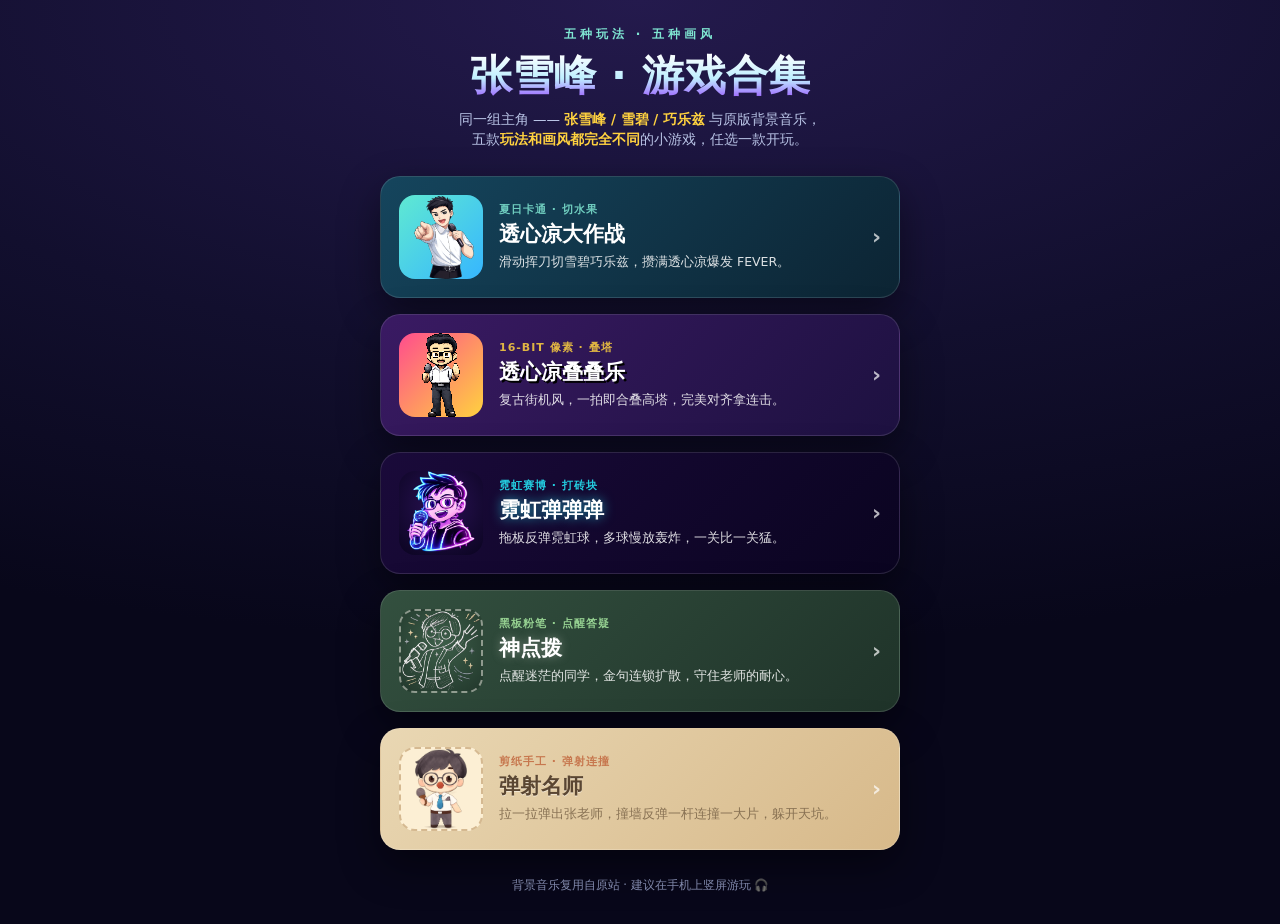
<file: index.html>
<!doctype html>
<html lang="zh-CN">
<head>
  <meta charset="utf-8" />
  <meta name="viewport" content="width=device-width, initial-scale=1, maximum-scale=1, user-scalable=no, viewport-fit=cover" />
  <meta name="theme-color" content="#0b0a1f" />
  <title>张雪峰 · 游戏合集</title>
  <style>
    *{margin:0;padding:0;box-sizing:border-box;-webkit-tap-highlight-color:transparent;}
    html,body{min-height:100%;background:#08071a;color:#fff;
      font-family:"PingFang SC","Microsoft YaHei",system-ui,-apple-system,"Segoe UI",sans-serif;
      -webkit-font-smoothing:antialiased;}
    body{padding:calc(env(safe-area-inset-top,0px) + 26px) 18px calc(env(safe-area-inset-bottom,0px) + 30px);
      background:radial-gradient(120% 70% at 50% 0%,#241a4d 0%,#120f2e 55%,#08071a 100%);min-height:100vh;}
    .wrap{max-width:520px;margin:0 auto;}
    .head{text-align:center;margin-bottom:26px;}
    .kick{font-size:12px;letter-spacing:4px;color:#7fe6d2;font-weight:800;text-transform:uppercase;margin-bottom:10px;}
    h1{font-size:clamp(28px,8vw,42px);font-weight:900;line-height:1.1;
      background:linear-gradient(180deg,#fff,#bfefff 55%,#9b5cff);-webkit-background-clip:text;background-clip:text;color:transparent;}
    .sub{margin-top:10px;font-size:13.5px;color:#b9c4e6;line-height:1.5;}
    .sub b{color:#ffd23f;}
    .grid{display:grid;gap:16px;margin-top:24px;}
    .card{position:relative;display:flex;align-items:center;gap:16px;padding:18px;border-radius:20px;overflow:hidden;
      text-decoration:none;color:#fff;border:1px solid rgba(255,255,255,.12);
      box-shadow:0 16px 40px rgba(0,0,0,.45);transition:transform .15s ease, box-shadow .2s ease;}
    .card:active{transform:scale(.98);}
    .card .thumb{flex:0 0 84px;width:84px;height:84px;border-radius:16px;display:flex;align-items:center;justify-content:center;overflow:hidden;}
    .card .thumb img{width:100%;height:100%;object-fit:contain;}
    .card .body{flex:1;min-width:0;}
    .card .tag{font-size:11px;font-weight:800;letter-spacing:1px;opacity:.85;text-transform:uppercase;}
    .card .name{font-size:21px;font-weight:900;margin:3px 0 5px;}
    .card .desc{font-size:12.5px;line-height:1.45;opacity:.86;}
    .card .go{flex:0 0 auto;font-size:22px;font-weight:900;opacity:.7;}
    /* themed cards */
    .c1{background:linear-gradient(135deg,#15455d,#0c2433);}
    .c1 .thumb{background:linear-gradient(135deg,#5fe9d2,#36b6ff);}
    .c1 .tag{color:#7fe6d2;}
    .c2{background:linear-gradient(135deg,#3a1a63,#1d1140);}
    .c2 .thumb{background:linear-gradient(135deg,#ff4d8d,#ffd23f);image-rendering:pixelated;}
    .c2 .tag{color:#ffd23f;}
    .c2 .name{text-shadow:2px 2px 0 #000;}
    .c3{background:linear-gradient(135deg,#1a0a3a,#0a0420);}
    .c3 .thumb{background:radial-gradient(circle at 50% 40%,#2a1255,#0a0420);}
    .c3 .tag{color:#26f0ff;}
    .c3 .name{text-shadow:0 0 12px rgba(38,240,255,.6);}
    .c4{background:linear-gradient(135deg,#33503f,#1f3329);}
    .c4 .thumb{background:radial-gradient(circle at 50% 40%,#3d5e49,#22382c);border:2px dashed rgba(244,241,232,.5);}
    .c4 .tag{color:#a7e8a0;}
    .c4 .name{text-shadow:0 0 10px rgba(244,241,232,.35);}
    .c5{background:linear-gradient(135deg,#e9d7b3,#d7b98a);}
    .c5 .thumb{background:#fcefd4;border:2px dashed rgba(180,140,90,.55);}
    .c5 .tag{color:#c2683f;}
    .c5 .name{color:#5a4632;text-shadow:0 1px 0 rgba(255,255,255,.5);}
    .c5 .desc{color:#7a6448;}
    .foot{margin-top:26px;text-align:center;font-size:11.5px;color:#8b93b8;line-height:1.6;}
  </style>
</head>
<body>
  <div class="wrap">
    <div class="head">
      <div class="kick">五种玩法 · 五种画风</div>
      <h1>张雪峰 · 游戏合集</h1>
      <p class="sub">同一组主角 —— <b>张雪峰 / 雪碧 / 巧乐兹</b> 与原版背景音乐，<br/>五款<b>玩法和画风都完全不同</b>的小游戏，任选一款开玩。</p>
    </div>

    <div class="grid">
      <a class="card c1" href="game/index.html">
        <div class="thumb"><img src="game/assets/zhang-mc.png" alt="" loading="lazy"/></div>
        <div class="body">
          <div class="tag">夏日卡通 · 切水果</div>
          <div class="name">透心凉大作战</div>
          <div class="desc">滑动挥刀切雪碧巧乐兹，攒满透心凉爆发 FEVER。</div>
        </div>
        <div class="go">›</div>
      </a>

      <a class="card c2" href="game2/index.html">
        <div class="thumb"><img src="game2/assets/zhang-idle.png" alt="" loading="lazy"/></div>
        <div class="body">
          <div class="tag">16-bit 像素 · 叠塔</div>
          <div class="name">透心凉叠叠乐</div>
          <div class="desc">复古街机风，一拍即合叠高塔，完美对齐拿连击。</div>
        </div>
        <div class="go">›</div>
      </a>

      <a class="card c3" href="game3/index.html">
        <div class="thumb"><img src="game3/assets/neon-zhang.png" alt="" loading="lazy"/></div>
        <div class="body">
          <div class="tag">霓虹赛博 · 打砖块</div>
          <div class="name">霓虹弹弹弹</div>
          <div class="desc">拖板反弹霓虹球，多球慢放轰炸，一关比一关猛。</div>
        </div>
        <div class="go">›</div>
      </a>

      <a class="card c4" href="game4/index.html">
        <div class="thumb"><img src="game4/assets/chalk-zhang.png" alt="" loading="lazy"/></div>
        <div class="body">
          <div class="tag">黑板粉笔 · 点醒答疑</div>
          <div class="name">神点拨</div>
          <div class="desc">点醒迷茫的同学，金句连锁扩散，守住老师的耐心。</div>
        </div>
        <div class="go">›</div>
      </a>

      <a class="card c5" href="game5/index.html">
        <div class="thumb"><img src="game5/assets/paper-zhang.png" alt="" loading="lazy"/></div>
        <div class="body">
          <div class="tag">剪纸手工 · 弹射连撞</div>
          <div class="name">弹射名师</div>
          <div class="desc">拉一拉弹出张老师，撞墙反弹一杆连撞一大片，躲开天坑。</div>
        </div>
        <div class="go">›</div>
      </a>
    </div>

    <div class="foot">背景音乐复用自原站 · 建议在手机上竖屏游玩 🎧</div>
  </div>
</body>
</html>
</file>
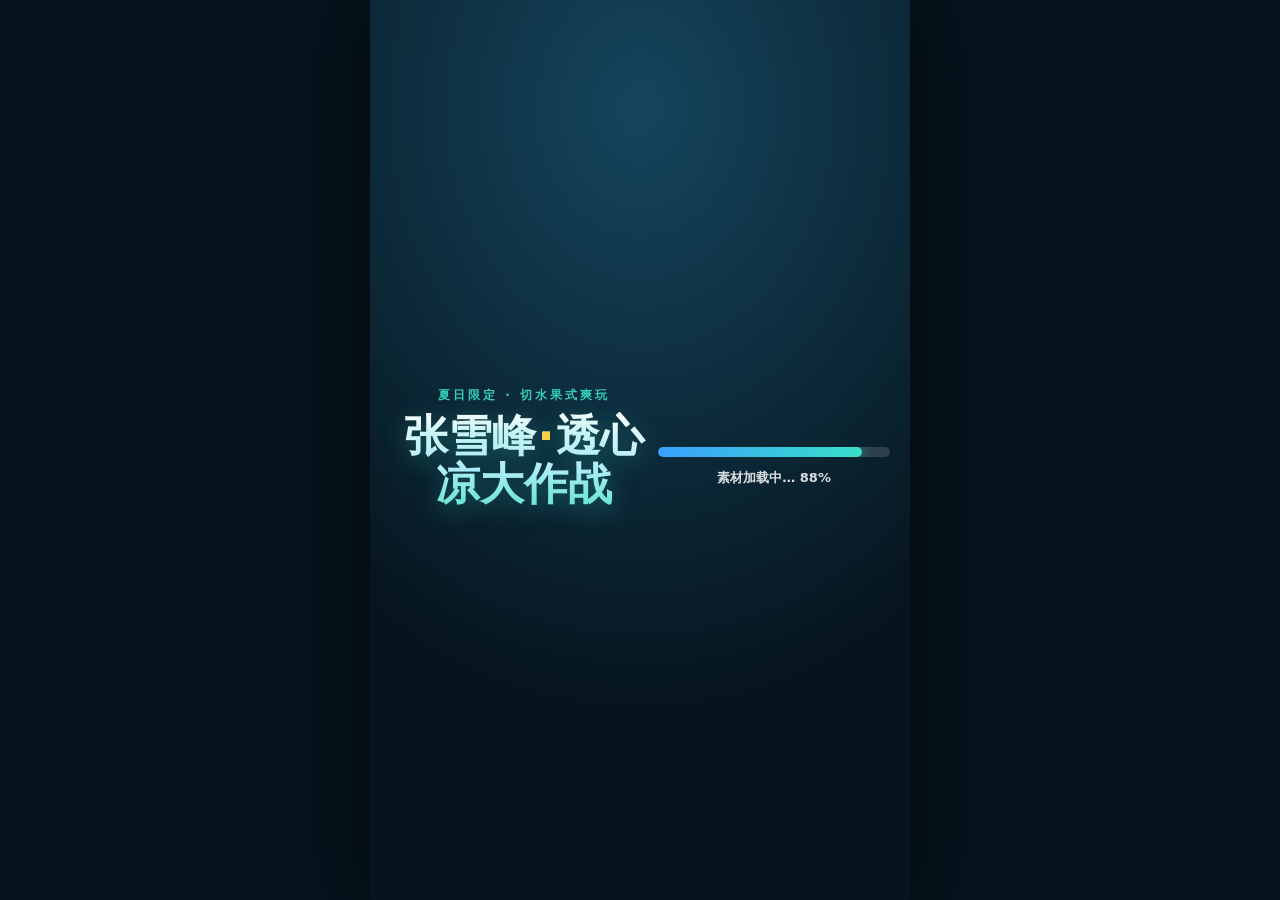
<file: game/index.html>
<!doctype html>
<html lang="zh-CN">
<head>
  <meta charset="utf-8" />
  <meta name="viewport" content="width=device-width, initial-scale=1, maximum-scale=1, minimum-scale=1, user-scalable=no, viewport-fit=cover" />
  <meta name="apple-mobile-web-app-capable" content="yes" />
  <meta name="mobile-web-app-capable" content="yes" />
  <meta name="theme-color" content="#0c2433" />
  <meta http-equiv="Cache-Control" content="no-cache, no-store, must-revalidate" />
  <title>张雪峰 · 透心凉大作战</title>
  <link rel="stylesheet" href="style.css?v=1" />
  <link rel="preload" as="image" href="assets/bg.png" />
</head>
<body>
  <div id="stage" class="stage">
    <canvas id="game"></canvas>

    <!-- In-game HUD -->
    <div id="hud" class="hud hidden">
      <div class="hud-top">
        <div class="hud-left">
          <div id="lives" class="lives" aria-label="生命值"></div>
          <div id="comboChip" class="combo-chip hidden"><span id="comboNum">2</span><small>连击</small></div>
        </div>
        <div class="hud-right">
          <div class="score-wrap">
            <div id="score" class="score">0</div>
            <div id="best" class="best">最高 0</div>
          </div>
          <button id="pauseBtn" class="icon-btn" type="button" aria-label="暂停">❚❚</button>
          <button id="muteBtn" class="icon-btn" type="button" aria-label="静音">♪</button>
        </div>
      </div>
      <div class="cool-wrap">
        <div class="cool-label">透心凉</div>
        <div class="cool-track"><div id="coolFill" class="cool-fill"></div></div>
      </div>
    </div>

    <!-- Center floating banner (combo / fever) -->
    <div id="banner" class="banner"></div>

    <!-- Loading -->
    <div id="loadingScreen" class="overlay overlay--solid">
      <div class="brand">
        <div class="brand-kicker">夏日限定 · 切水果式爽玩</div>
        <h1 class="brand-title">张雪峰<span class="dot">·</span>透心凉大作战</h1>
      </div>
      <div class="loader">
        <div class="loader-track"><div id="loaderFill" class="loader-fill"></div></div>
        <div id="loaderText" class="loader-text">素材加载中… 0%</div>
      </div>
    </div>

    <!-- Title -->
    <div id="titleScreen" class="overlay hidden">
      <div class="panel">
        <div class="brand">
          <div class="brand-kicker">夏日限定 · 切水果式爽玩</div>
          <h1 class="brand-title">张雪峰<span class="dot">·</span>透心凉大作战</h1>
        </div>
        <ul class="howto">
          <li><span class="ic ic-cut">✦</span>滑动手指<b>挥刀</b>，切中<b>雪碧</b>与<b>巧乐兹</b>得分</li>
          <li><span class="ic ic-letter">✉</span>切到金色<b>录取通知书</b>有大额奖励</li>
          <li><span class="ic ic-bomb">✘</span>千万别切<b>天坑炸弹</b>，会扣命！</li>
          <li><span class="ic ic-cool">❄</span>切爽了攒满<b>透心凉</b>，进入狂热 FEVER</li>
        </ul>
        <button id="startBtn" class="primary-btn" type="button">开 始 游 戏</button>
        <div class="title-foot">
          <span id="titleBest">最高分 0</span>
          <button id="titleMuteBtn" class="text-btn" type="button">🔊 音乐：开</button>
        </div>
      </div>
    </div>

    <!-- Pause -->
    <div id="pauseScreen" class="overlay hidden">
      <div class="panel panel--compact">
        <h2 class="panel-title">已暂停</h2>
        <button id="resumeBtn" class="primary-btn" type="button">继续</button>
        <button id="restartFromPauseBtn" class="ghost-btn" type="button">重新开始</button>
        <button id="pauseMuteBtn" class="text-btn" type="button">🔊 音乐：开</button>
      </div>
    </div>

    <!-- Game over -->
    <div id="overScreen" class="overlay hidden">
      <div class="panel">
        <h2 class="panel-title">本局结束</h2>
        <div class="result">
          <div class="result-score"><small>得分</small><b id="finalScore">0</b></div>
          <div class="result-row">
            <div><small>最高分</small><b id="finalBest">0</b></div>
            <div><small>最高连击</small><b id="finalCombo">0</b></div>
          </div>
        </div>
        <div id="quote" class="quote">“你切得过我你信吗！”</div>
        <button id="againBtn" class="primary-btn" type="button">再 来 一 局</button>
        <button id="homeBtn" class="ghost-btn" type="button">回到首页</button>
      </div>
    </div>
  </div>

  <!-- Reused audio from the original site -->
  <audio id="bgm" src="assets/bgm.m4a" loop preload="auto"></audio>
  <audio id="deathSfx" src="assets/death.mp3" preload="auto"></audio>

  <script src="game.js?v=1"></script>
</body>
</html>
</file>
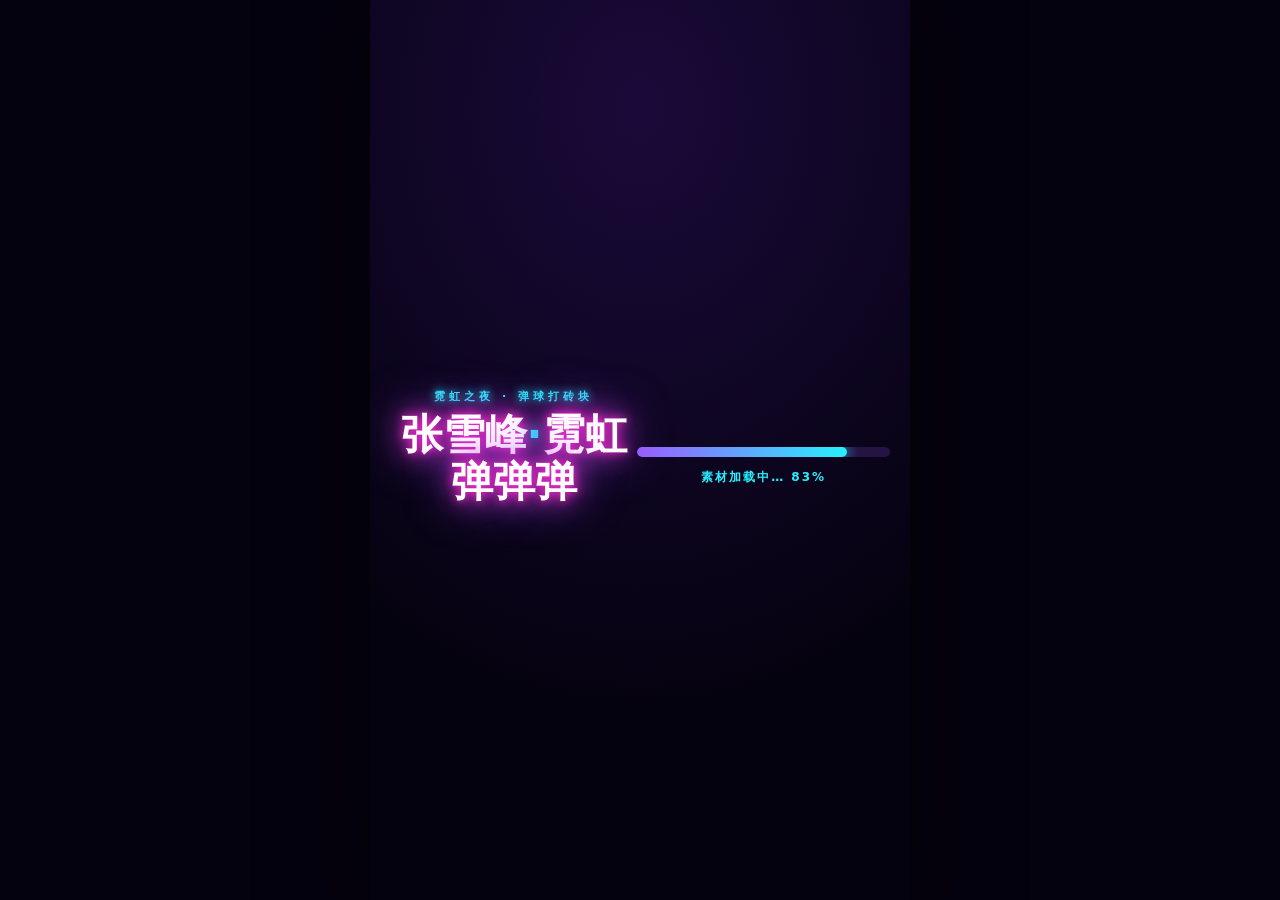
<file: game3/index.html>
<!doctype html>
<html lang="zh-CN">
<head>
  <meta charset="utf-8" />
  <meta name="viewport" content="width=device-width, initial-scale=1, maximum-scale=1, minimum-scale=1, user-scalable=no, viewport-fit=cover" />
  <meta name="apple-mobile-web-app-capable" content="yes" />
  <meta name="mobile-web-app-capable" content="yes" />
  <meta name="theme-color" content="#05020f" />
  <title>张雪峰 · 霓虹弹弹弹</title>
  <link rel="stylesheet" href="style.css?v=1" />
</head>
<body>
  <div id="stage" class="stage">
    <canvas id="game"></canvas>

    <div id="hud" class="hud hidden">
      <div class="hud-top">
        <div class="hud-left">
          <div id="balls" class="balls" aria-label="剩余球"></div>
          <div id="comboChip" class="combo-chip hidden"><span id="comboNum">2</span><small>连击</small></div>
        </div>
        <div class="hud-right">
          <div class="score-wrap">
            <div id="score" class="score">0</div>
            <div id="best" class="best">最高 0 · 第1关</div>
          </div>
          <button id="pauseBtn" class="icon-btn" type="button" aria-label="暂停">❚❚</button>
          <button id="muteBtn" class="icon-btn" type="button" aria-label="静音">♪</button>
        </div>
      </div>
      <div id="tapHint" class="tap-hint">拖动底部挡板 · 点击发射</div>
    </div>

    <div id="banner" class="banner"></div>

    <div id="loadingScreen" class="overlay overlay--solid">
      <div class="brand">
        <div class="brand-kicker">霓虹之夜 · 弹球打砖块</div>
        <h1 class="brand-title">张雪峰<span class="dot">·</span>霓虹弹弹弹</h1>
      </div>
      <div class="loader">
        <div class="loader-track"><div id="loaderFill" class="loader-fill"></div></div>
        <div id="loaderText" class="loader-text">素材加载中… 0%</div>
      </div>
    </div>

    <div id="titleScreen" class="overlay hidden">
      <div class="panel">
        <div class="brand">
          <div class="brand-kicker">霓虹之夜 · 弹球打砖块</div>
          <h1 class="brand-title">张雪峰<span class="dot">·</span>霓虹弹弹弹</h1>
        </div>
        <ul class="howto">
          <li><span class="ic ic-cut">▭</span><b>拖动</b>挡板接住弹球，砸碎所有<b>霓虹砖</b></li>
          <li><span class="ic ic-letter">★</span>接住掉落的<b>雪碧/通知书</b>触发加宽、慢放、多球</li>
          <li><span class="ic ic-bomb">✘</span>躲开<b>天坑炸弹</b>掉落物，接到会缩小挡板</li>
          <li><span class="ic ic-cool">◎</span>球别漏掉！3 球用完即结束，过关进下一波</li>
        </ul>
        <button id="startBtn" class="primary-btn" type="button">发 射 弹 球</button>
        <div class="title-foot">
          <span id="titleBest">最高 0</span>
          <button id="titleMuteBtn" class="text-btn" type="button">🔊 音乐：开</button>
        </div>
      </div>
    </div>

    <div id="pauseScreen" class="overlay hidden">
      <div class="panel panel--compact">
        <h2 class="panel-title">已暂停</h2>
        <button id="resumeBtn" class="primary-btn" type="button">继续</button>
        <button id="restartFromPauseBtn" class="ghost-btn" type="button">重新开始</button>
        <button id="pauseMuteBtn" class="text-btn" type="button">🔊 音乐：开</button>
      </div>
    </div>

    <div id="overScreen" class="overlay hidden">
      <div class="panel">
        <h2 class="panel-title">游戏结束</h2>
        <div class="result">
          <div class="result-score"><small>得分</small><b id="finalScore">0</b></div>
          <div class="result-row">
            <div><small>最高分</small><b id="finalBest">0</b></div>
            <div><small>到达关卡</small><b id="finalLevel">1</b></div>
          </div>
        </div>
        <div id="quote" class="quote">“反弹人生，稳准狠！”</div>
        <button id="againBtn" class="primary-btn" type="button">再 来 一 局</button>
        <button id="homeBtn" class="ghost-btn" type="button">回到首页</button>
      </div>
    </div>
  </div>

  <audio id="bgm" src="assets/bgm.m4a" loop preload="auto"></audio>
  <audio id="deathSfx" src="assets/death.mp3" preload="auto"></audio>
  <script src="game.js?v=1"></script>
</body>
</html>
</file>
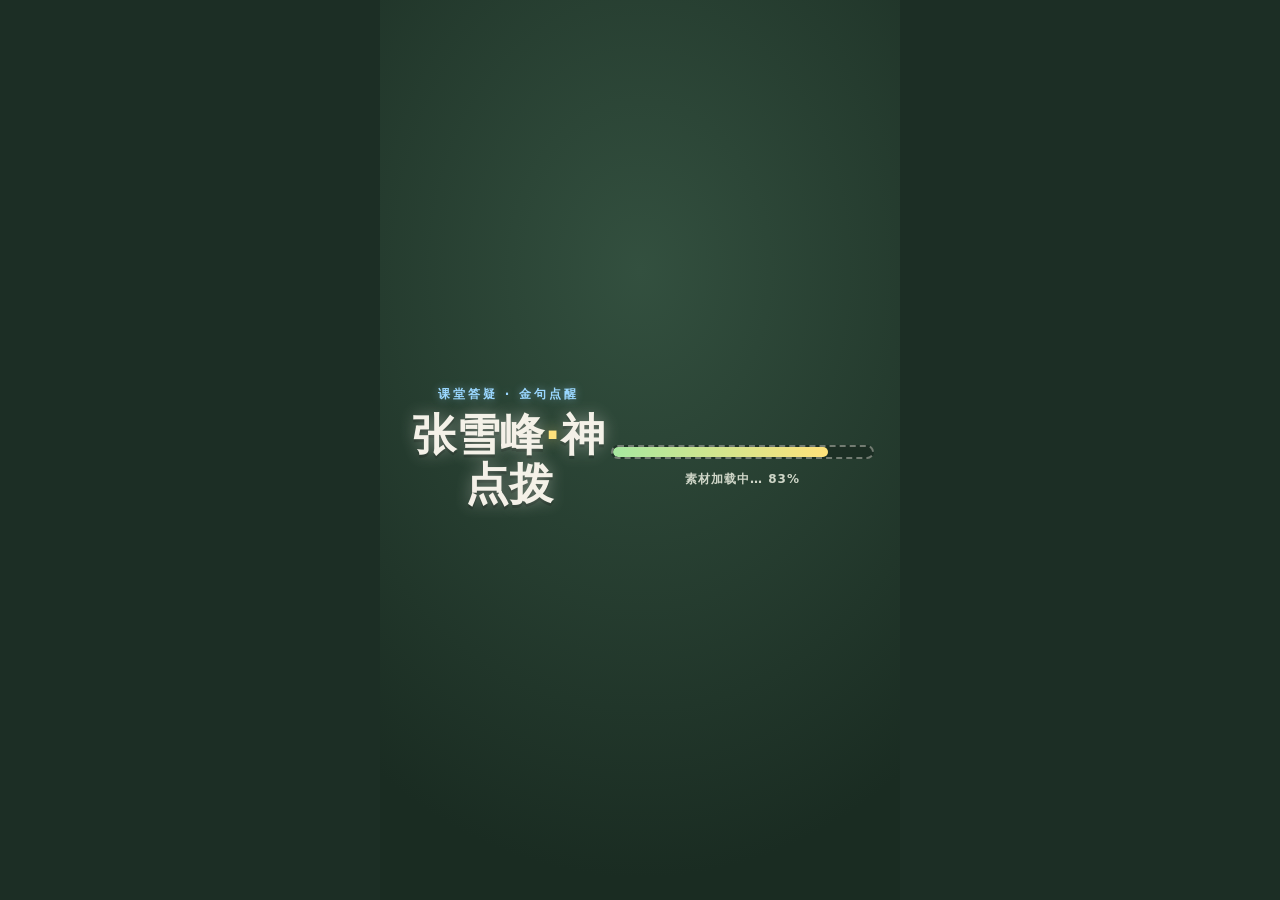
<file: game4/index.html>
<!doctype html>
<html lang="zh-CN">
<head>
  <meta charset="utf-8" />
  <meta name="viewport" content="width=device-width, initial-scale=1, maximum-scale=1, minimum-scale=1, user-scalable=no, viewport-fit=cover" />
  <meta name="apple-mobile-web-app-capable" content="yes" />
  <meta name="mobile-web-app-capable" content="yes" />
  <meta name="theme-color" content="#23392e" />
  <title>张雪峰 · 神点拨</title>
  <link rel="stylesheet" href="style.css?v=1" />
</head>
<body>
  <div id="stage" class="stage">
    <canvas id="game"></canvas>

    <div id="hud" class="hud hidden">
      <div class="hud-top">
        <div class="hud-left">
          <div id="comboChip" class="combo-chip hidden"><span id="comboNum">2</span><small>连击</small></div>
        </div>
        <div class="hud-right">
          <div class="score-wrap">
            <div id="score" class="score">0</div>
            <div id="best" class="best">最高 0</div>
          </div>
          <button id="pauseBtn" class="icon-btn" type="button" aria-label="暂停">❚❚</button>
          <button id="muteBtn" class="icon-btn" type="button" aria-label="静音">♪</button>
        </div>
      </div>
      <div class="cool-wrap">
        <div class="cool-label">耐心</div>
        <div class="cool-track"><div id="patienceFill" class="cool-fill"></div></div>
      </div>
      <div id="tapHint" class="tap-hint">点一下迷茫的同学，金句点醒他！</div>
    </div>

    <div id="banner" class="banner"></div>

    <div id="loadingScreen" class="overlay overlay--solid">
      <div class="brand">
        <div class="brand-kicker">课堂答疑 · 金句点醒</div>
        <h1 class="brand-title">张雪峰<span class="dot">·</span>神点拨</h1>
      </div>
      <div class="loader">
        <div class="loader-track"><div id="loaderFill" class="loader-fill"></div></div>
        <div id="loaderText" class="loader-text">素材加载中… 0%</div>
      </div>
    </div>

    <div id="titleScreen" class="overlay hidden">
      <div class="panel">
        <div class="brand">
          <div class="brand-kicker">课堂答疑 · 金句点醒</div>
          <h1 class="brand-title">张雪峰<span class="dot">·</span>神点拨</h1>
        </div>
        <ul class="howto">
          <li><span class="ic ic-cut">✦</span><b>点</b>迷茫的同学 → 一句话<b>点醒</b>，还会<b>连锁</b>点醒旁边的人</li>
          <li><span class="ic ic-cool">◔</span>同学走到讲台没被点醒，<b>耐心</b>会掉，掉光就下课</li>
          <li><span class="ic ic-letter">✦</span><b>雪碧</b>=全场清醒；<b>巧乐兹</b>=慢放+双倍</li>
          <li><span class="ic ic-bomb">✘</span>别点<b>天坑炸弹</b>！点了直接掉耐心</li>
        </ul>
        <button id="startBtn" class="primary-btn" type="button">上 课 啦</button>
        <div class="title-foot">
          <span id="titleBest">最高 0</span>
          <button id="titleMuteBtn" class="text-btn" type="button">🔊 音乐：开</button>
        </div>
      </div>
    </div>

    <div id="pauseScreen" class="overlay hidden">
      <div class="panel panel--compact">
        <h2 class="panel-title">课间休息</h2>
        <button id="resumeBtn" class="primary-btn" type="button">继续上课</button>
        <button id="restartFromPauseBtn" class="ghost-btn" type="button">重新开始</button>
        <button id="pauseMuteBtn" class="text-btn" type="button">🔊 音乐：开</button>
      </div>
    </div>

    <div id="overScreen" class="overlay hidden">
      <div class="panel">
        <h2 class="panel-title">下课了！</h2>
        <div class="result">
          <div class="result-score"><small>点醒</small><b id="finalScore">0</b><small>人次</small></div>
          <div class="result-row">
            <div><small>最高分</small><b id="finalBest">0</b></div>
            <div><small>最强连锁</small><b id="finalChain">0</b></div>
          </div>
        </div>
        <div id="quote" class="quote">“想通了没？没想通再来一节课！”</div>
        <button id="againBtn" class="primary-btn" type="button">再 上 一 节</button>
        <button id="homeBtn" class="ghost-btn" type="button">回到首页</button>
      </div>
    </div>
  </div>

  <audio id="bgm" src="assets/bgm.m4a" loop preload="auto"></audio>
  <audio id="deathSfx" src="assets/death.mp3" preload="auto"></audio>
  <script src="game.js?v=1"></script>
</body>
</html>
</file>
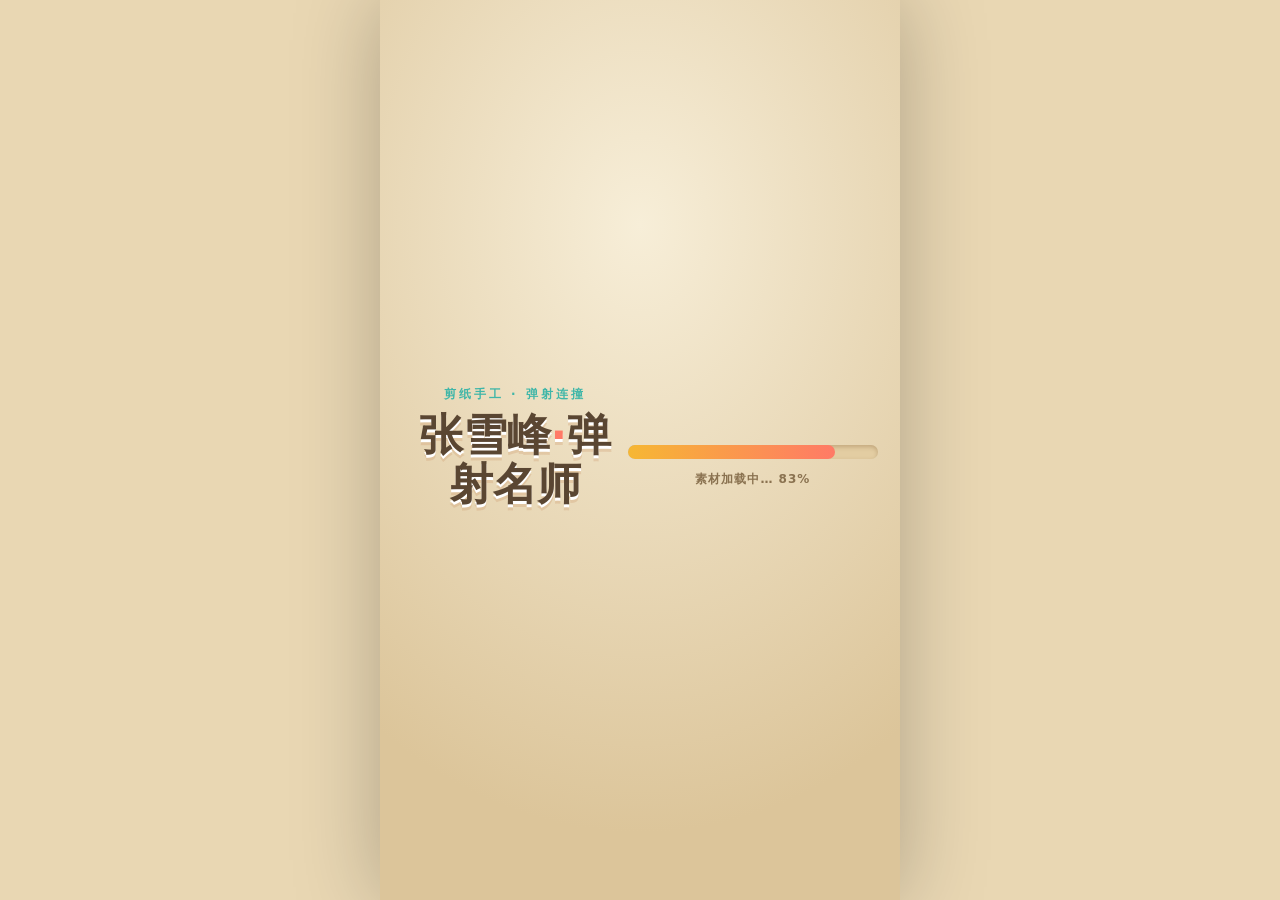
<file: game5/index.html>
<!doctype html>
<html lang="zh-CN">
<head>
  <meta charset="utf-8" />
  <meta name="viewport" content="width=device-width, initial-scale=1, maximum-scale=1, minimum-scale=1, user-scalable=no, viewport-fit=cover" />
  <meta name="apple-mobile-web-app-capable" content="yes" />
  <meta name="mobile-web-app-capable" content="yes" />
  <meta name="theme-color" content="#f3e7cf" />
  <title>张雪峰 · 弹射名师</title>
  <link rel="stylesheet" href="style.css?v=1" />
</head>
<body>
  <div id="stage" class="stage">
    <canvas id="game"></canvas>

    <div id="hud" class="hud hidden">
      <div class="hud-top">
        <div class="hud-left">
          <div id="lives" class="lives"></div>
          <div id="comboChip" class="combo-chip hidden"><span id="comboNum">2</span><small>连击</small></div>
        </div>
        <div class="hud-right">
          <div class="score-wrap">
            <div id="score" class="score">0</div>
            <div id="best" class="best">最高 0</div>
          </div>
          <button id="pauseBtn" class="icon-btn" type="button" aria-label="暂停">❚❚</button>
          <button id="muteBtn" class="icon-btn" type="button" aria-label="静音">♪</button>
        </div>
      </div>
      <div id="tapHint" class="tap-hint">按住往后拉，松手把张老师弹出去！</div>
    </div>

    <div id="banner" class="banner"></div>

    <div id="loadingScreen" class="overlay overlay--solid">
      <div class="brand">
        <div class="brand-kicker">剪纸手工 · 弹射连撞</div>
        <h1 class="brand-title">张雪峰<span class="dot">·</span>弹射名师</h1>
      </div>
      <div class="loader">
        <div class="loader-track"><div id="loaderFill" class="loader-fill"></div></div>
        <div id="loaderText" class="loader-text">素材加载中… 0%</div>
      </div>
    </div>

    <div id="titleScreen" class="overlay hidden">
      <div class="panel">
        <div class="brand">
          <div class="brand-kicker">剪纸手工 · 弹射连撞</div>
          <h1 class="brand-title">张雪峰<span class="dot">·</span>弹射名师</h1>
        </div>
        <ul class="howto">
          <li><span class="ic ic-cut">⟲</span>按住屏幕<b>往后拉</b>蓄力，松手把张老师<b>弹射</b>出去</li>
          <li><span class="ic ic-cool">✦</span>撞到<b>迷茫同学</b>就点醒他，并<b>加速</b> → 一杆<b>连撞</b>越多越爽</li>
          <li><span class="ic ic-letter">★</span>吃<b>雪碧</b>加分、<b>巧乐兹</b>让下一发变成开路金句</li>
          <li><span class="ic ic-bomb">✘</span>躲开会乱飘的<b>天坑炸弹</b>，撞到扣命（共 3 条）</li>
        </ul>
        <button id="startBtn" class="primary-btn" type="button">开 始 弹 射</button>
        <div class="title-foot">
          <span id="titleBest">最高 0</span>
          <button id="titleMuteBtn" class="text-btn" type="button">🔊 音乐：开</button>
        </div>
      </div>
    </div>

    <div id="pauseScreen" class="overlay hidden">
      <div class="panel panel--compact">
        <h2 class="panel-title">暂停一下</h2>
        <button id="resumeBtn" class="primary-btn" type="button">继续</button>
        <button id="restartFromPauseBtn" class="ghost-btn" type="button">重新开始</button>
        <button id="pauseMuteBtn" class="text-btn" type="button">🔊 音乐：开</button>
      </div>
    </div>

    <div id="overScreen" class="overlay hidden">
      <div class="panel">
        <h2 class="panel-title">弹不动啦！</h2>
        <div class="result">
          <div class="result-score"><small>点醒</small><b id="finalScore">0</b><small>人</small></div>
          <div class="result-row">
            <div><small>最高分</small><b id="finalBest">0</b></div>
            <div><small>最强连撞</small><b id="finalCombo">0</b></div>
          </div>
        </div>
        <div id="quote" class="quote">“这一杆，漂亮！再来一发？”</div>
        <button id="againBtn" class="primary-btn" type="button">再 弹 一 局</button>
        <button id="homeBtn" class="ghost-btn" type="button">回到首页</button>
      </div>
    </div>
  </div>

  <audio id="bgm" src="assets/bgm.m4a" loop preload="auto"></audio>
  <audio id="deathSfx" src="assets/death.mp3" preload="auto"></audio>
  <script src="game.js?v=1"></script>
</body>
</html>
</file>
<file: game/style.css>
:root {
  --ink: #0c2433;
  --cool: #38e0c8;
  --cool-2: #3aa0ff;
  --gold: #ffcf4a;
  --hot: #ff5a52;
  --panel: rgba(8, 28, 40, 0.78);
  --safe-top: env(safe-area-inset-top, 0px);
  --safe-bottom: env(safe-area-inset-bottom, 0px);
}

* { margin: 0; padding: 0; box-sizing: border-box; -webkit-tap-highlight-color: transparent; }

html, body {
  width: 100%; height: 100%;
  overflow: hidden;
  background: #06141d;
  font-family: "PingFang SC", "Microsoft YaHei", "Hiragino Sans GB", "Noto Sans CJK SC", system-ui, -apple-system, "Segoe UI", Roboto, sans-serif;
  color: #fff;
  -webkit-user-select: none; user-select: none;
  -webkit-font-smoothing: antialiased;
  touch-action: none;
  overscroll-behavior: none;
}

.stage {
  position: fixed; inset: 0;
  width: 100%; height: 100%;
  overflow: hidden;
  background: radial-gradient(120% 80% at 50% 0%, #1a4b63 0%, #0c2433 55%, #06141d 100%);
}

#game { position: absolute; inset: 0; width: 100%; height: 100%; display: block; touch-action: none; }

/* ---------- HUD ---------- */
.hud {
  position: absolute; left: 0; right: 0; top: 0;
  padding: calc(10px + var(--safe-top)) 14px 0;
  pointer-events: none;
  z-index: 20;
  transition: opacity .25s ease;
}
.hud.hidden { opacity: 0; }

.hud-top { display: flex; justify-content: space-between; align-items: flex-start; gap: 10px; }
.hud-left { display: flex; flex-direction: column; gap: 8px; align-items: flex-start; }
.hud-right { display: flex; align-items: flex-start; gap: 8px; }

.lives { display: flex; gap: 5px; filter: drop-shadow(0 2px 3px rgba(0,0,0,.35)); }
.heart {
  width: 26px; height: 26px; font-size: 24px; line-height: 26px; text-align: center;
  transition: transform .2s ease, opacity .25s ease, filter .25s ease;
}
.heart.lost { opacity: .28; filter: grayscale(1); transform: scale(.82); }

.score-wrap { text-align: right; }
.score {
  font-size: 34px; font-weight: 900; line-height: 1; letter-spacing: .5px;
  text-shadow: 0 2px 0 rgba(0,0,0,.25), 0 0 18px rgba(56,224,200,.35);
  font-variant-numeric: tabular-nums;
}
.best { font-size: 12px; opacity: .82; margin-top: 2px; font-weight: 700; }

.icon-btn {
  pointer-events: auto;
  width: 40px; height: 40px; border-radius: 13px;
  border: 1px solid rgba(255,255,255,.22);
  background: rgba(8,28,40,.55); color: #fff;
  font-size: 15px; font-weight: 800; cursor: pointer;
  backdrop-filter: blur(8px); -webkit-backdrop-filter: blur(8px);
  display: flex; align-items: center; justify-content: center;
  transition: transform .12s ease, background .2s ease;
}
.icon-btn:active { transform: scale(.9); background: rgba(56,224,200,.3); }
.icon-btn.off { opacity: .5; }

.combo-chip {
  pointer-events: none;
  display: inline-flex; align-items: baseline; gap: 4px;
  padding: 4px 11px; border-radius: 999px;
  background: linear-gradient(135deg, var(--cool), var(--cool-2));
  color: #062028; font-weight: 900;
  box-shadow: 0 4px 14px rgba(56,224,200,.45);
  transform-origin: left center;
}
.combo-chip small { font-size: 11px; font-weight: 800; }
.combo-chip #comboNum { font-size: 19px; }
.combo-chip.pop { animation: chipPop .28s ease; }
@keyframes chipPop { 0%{transform:scale(1)} 40%{transform:scale(1.28)} 100%{transform:scale(1)} }

.cool-wrap { display: flex; align-items: center; gap: 9px; margin-top: 12px; }
.cool-label {
  font-size: 12px; font-weight: 900; letter-spacing: 2px;
  color: var(--cool); text-shadow: 0 0 12px rgba(56,224,200,.55);
  white-space: nowrap;
}
.cool-track {
  flex: 1; height: 12px; border-radius: 999px;
  background: rgba(255,255,255,.14);
  box-shadow: inset 0 1px 3px rgba(0,0,0,.4);
  overflow: hidden;
}
.cool-fill {
  width: 0%; height: 100%; border-radius: 999px;
  background: linear-gradient(90deg, var(--cool-2), var(--cool) 60%, #d6fff7);
  box-shadow: 0 0 14px rgba(56,224,200,.7);
  transition: width .14s linear;
}
.cool-fill.full { animation: coolPulse .6s ease infinite; }
@keyframes coolPulse { 0%,100%{filter:brightness(1)} 50%{filter:brightness(1.5)} }

/* ---------- Center banner ---------- */
.banner {
  position: absolute; left: 0; right: 0; top: 34%;
  text-align: center; z-index: 25; pointer-events: none;
  font-weight: 900; font-size: 46px;
  letter-spacing: 2px;
  opacity: 0;
}
.banner.show { animation: bannerPop 1.1s cubic-bezier(.2,.9,.25,1) forwards; }
@keyframes bannerPop {
  0% { opacity: 0; transform: scale(.5) translateY(12px); }
  18% { opacity: 1; transform: scale(1.12) translateY(0); }
  72% { opacity: 1; transform: scale(1); }
  100% { opacity: 0; transform: scale(1.04) translateY(-16px); }
}

/* ---------- Overlays ---------- */
.overlay {
  position: absolute; inset: 0; z-index: 40;
  display: flex; align-items: center; justify-content: center;
  padding: calc(20px + var(--safe-top)) 20px calc(20px + var(--safe-bottom));
  background: radial-gradient(120% 90% at 50% 10%, rgba(12,36,51,.55), rgba(4,12,18,.86));
  backdrop-filter: blur(3px); -webkit-backdrop-filter: blur(3px);
  transition: opacity .3s ease;
}
.overlay.hidden { opacity: 0; pointer-events: none; }
.overlay--solid { background: radial-gradient(120% 90% at 50% 12%, #15455d, #06141d 75%); backdrop-filter: none; }

.brand { text-align: center; margin-bottom: 6px; }
.brand-kicker {
  font-size: 12px; font-weight: 800; letter-spacing: 3px;
  color: var(--cool); opacity: .9; margin-bottom: 8px;
}
.brand-title {
  font-size: clamp(28px, 8.5vw, 44px); font-weight: 900; line-height: 1.08;
  background: linear-gradient(180deg, #ffffff, #bfefff 60%, #6fe6d2);
  -webkit-background-clip: text; background-clip: text; color: transparent;
  text-shadow: 0 6px 26px rgba(56,224,200,.35);
}
.brand-title .dot { color: var(--gold); -webkit-text-fill-color: var(--gold); margin: 0 2px; }

.panel {
  width: min(440px, 92vw);
  background: var(--panel);
  border: 1px solid rgba(255,255,255,.14);
  border-radius: 26px;
  padding: 26px 22px;
  box-shadow: 0 24px 70px rgba(0,0,0,.5), inset 0 1px 0 rgba(255,255,255,.12);
  backdrop-filter: blur(14px); -webkit-backdrop-filter: blur(14px);
  text-align: center;
  animation: panelIn .4s cubic-bezier(.2,.9,.3,1);
}
.panel--compact { width: min(340px, 86vw); }
@keyframes panelIn { from { opacity: 0; transform: translateY(18px) scale(.96); } to { opacity: 1; transform: none; } }

.panel-title { font-size: 26px; font-weight: 900; margin-bottom: 16px; }

.howto { list-style: none; text-align: left; margin: 18px 0 22px; display: grid; gap: 11px; }
.howto li { display: flex; align-items: center; gap: 11px; font-size: 14.5px; line-height: 1.35; opacity: .95; }
.howto b { color: #aef3e6; }
.ic {
  flex: 0 0 30px; width: 30px; height: 30px; border-radius: 10px;
  display: flex; align-items: center; justify-content: center; font-size: 15px; font-weight: 900;
}
.ic-cut { background: linear-gradient(135deg,#38e0c8,#3aa0ff); color:#03242b; }
.ic-letter { background: linear-gradient(135deg,#ffd76a,#ff9e2c); color:#5a3500; }
.ic-bomb { background: linear-gradient(135deg,#ff7a72,#d23a32); color:#fff; }
.ic-cool { background: linear-gradient(135deg,#9be7ff,#3aa0ff); color:#04263b; }

.primary-btn {
  width: 100%; padding: 16px; border: none; border-radius: 16px;
  font-size: 19px; font-weight: 900; letter-spacing: 2px; cursor: pointer;
  color: #052028;
  background: linear-gradient(135deg, #5fe9d2, #36b6ff);
  box-shadow: 0 12px 28px rgba(54,182,255,.4), inset 0 1px 0 rgba(255,255,255,.5);
  transition: transform .12s ease, filter .2s ease;
}
.primary-btn:active { transform: translateY(2px) scale(.99); filter: brightness(1.05); }

.ghost-btn {
  width: 100%; margin-top: 10px; padding: 13px; border-radius: 14px;
  border: 1px solid rgba(255,255,255,.25); background: transparent; color: #fff;
  font-size: 15px; font-weight: 800; cursor: pointer;
  transition: background .2s ease;
}
.ghost-btn:active { background: rgba(255,255,255,.08); }

.text-btn {
  margin-top: 12px; background: none; border: none; color: #bfe9ff;
  font-size: 13px; font-weight: 700; cursor: pointer; opacity: .9;
}

.title-foot { display: flex; align-items: center; justify-content: space-between; margin-top: 14px; }
.title-foot span { font-size: 13px; font-weight: 800; opacity: .85; }
.title-foot .text-btn { margin-top: 0; }

/* result */
.result { margin: 6px 0 14px; }
.result-score { display: flex; flex-direction: column; align-items: center; margin-bottom: 12px; }
.result-score small, .result-row small { font-size: 12px; opacity: .7; font-weight: 700; }
.result-score b {
  font-size: 56px; font-weight: 900; line-height: 1;
  background: linear-gradient(180deg,#fff,#9fe9ff);
  -webkit-background-clip: text; background-clip: text; color: transparent;
  font-variant-numeric: tabular-nums;
}
.result-row { display: flex; gap: 14px; }
.result-row > div {
  flex: 1; background: rgba(255,255,255,.07); border-radius: 14px; padding: 12px 8px;
  display: flex; flex-direction: column; gap: 4px;
}
.result-row b { font-size: 24px; font-weight: 900; }
.quote {
  margin: 4px 0 18px; font-size: 15px; font-weight: 800; color: var(--gold);
  text-shadow: 0 2px 8px rgba(0,0,0,.4);
}

/* loader */
.loader { width: min(360px, 80vw); margin-top: 34px; }
.loader-track { height: 10px; border-radius: 999px; background: rgba(255,255,255,.14); overflow: hidden; }
.loader-fill {
  width: 0%; height: 100%; border-radius: 999px;
  background: linear-gradient(90deg, var(--cool-2), var(--cool));
  box-shadow: 0 0 14px rgba(56,224,200,.6);
  transition: width .2s ease;
}
.loader-text { margin-top: 12px; text-align: center; font-size: 13px; font-weight: 700; opacity: .85; }

.hidden { display: none !important; }

/* Landscape hint for very wide screens — keep play area centered & portrait-ish */
@media (min-aspect-ratio: 1/1) and (min-width: 720px) {
  .stage { max-width: 540px; margin: 0 auto; box-shadow: 0 0 80px rgba(0,0,0,.6); }
}
</file>
<file: game3/style.css>
/* game3 — NEON SYNTHWAVE theme (intentionally different from game1 & game2) */
:root{
  --bg:#05020f; --panel:rgba(16,8,38,.72);
  --cyan:#26f0ff; --mag:#ff2bd6; --vio:#9b5cff; --lime:#7dff5a; --gold:#ffd23f; --red:#ff3b6b;
  --safe-top: env(safe-area-inset-top, 0px);
  --safe-bottom: env(safe-area-inset-bottom, 0px);
}
*{margin:0;padding:0;box-sizing:border-box;-webkit-tap-highlight-color:transparent;}
html,body{width:100%;height:100%;overflow:hidden;background:#05020f;color:#eaf6ff;
  font-family:"Segoe UI","PingFang SC","Microsoft YaHei",system-ui,sans-serif;
  -webkit-user-select:none;user-select:none;touch-action:none;overscroll-behavior:none;-webkit-font-smoothing:antialiased;}
.stage{position:fixed;inset:0;overflow:hidden;background:radial-gradient(120% 80% at 50% 0%,#1a0a3a 0%,#0a0420 55%,#05020f 100%);}
#game{position:absolute;inset:0;width:100%;height:100%;display:block;touch-action:none;}
.stage::after{content:"";position:absolute;inset:0;pointer-events:none;z-index:50;box-shadow:inset 0 0 160px rgba(0,0,0,.8);}

.hud{position:absolute;left:0;right:0;top:0;padding:calc(10px + var(--safe-top)) 14px 0;z-index:60;pointer-events:none;transition:opacity .2s;}
.hud.hidden{opacity:0;}
.hud-top{display:flex;justify-content:space-between;align-items:flex-start;gap:10px;}
.hud-left{display:flex;flex-direction:column;gap:8px;align-items:flex-start;}
.hud-right{display:flex;align-items:flex-start;gap:8px;}
.balls{display:flex;gap:6px;}
.ball-dot{width:15px;height:15px;border-radius:50%;background:var(--cyan);
  box-shadow:0 0 10px var(--cyan),0 0 4px #fff inset;transition:opacity .25s,transform .2s;}
.ball-dot.lost{opacity:.18;box-shadow:none;background:#445;transform:scale(.8);}
.score-wrap{text-align:right;}
.score{font-size:34px;font-weight:900;line-height:1;color:#fff;
  text-shadow:0 0 12px var(--cyan),0 0 26px var(--cyan);font-variant-numeric:tabular-nums;}
.best{font-size:11px;color:var(--mag);margin-top:3px;font-weight:800;text-shadow:0 0 10px var(--mag);}
.icon-btn{pointer-events:auto;width:40px;height:40px;border-radius:12px;border:1.5px solid var(--cyan);
  background:rgba(10,6,30,.6);color:var(--cyan);font-size:14px;font-weight:900;cursor:pointer;
  display:flex;align-items:center;justify-content:center;box-shadow:0 0 12px rgba(38,240,255,.4);
  backdrop-filter:blur(6px);-webkit-backdrop-filter:blur(6px);}
.icon-btn:active{transform:scale(.9);}
.icon-btn.off{border-color:#556;color:#889;box-shadow:none;}
.combo-chip{pointer-events:none;display:inline-flex;align-items:baseline;gap:4px;padding:4px 11px;border-radius:999px;
  background:linear-gradient(135deg,var(--mag),var(--vio));color:#fff;font-weight:900;box-shadow:0 0 16px var(--mag);}
.combo-chip small{font-size:10px;}.combo-chip #comboNum{font-size:18px;}
.combo-chip.pop{animation:chipPop .26s ease;}
@keyframes chipPop{0%{transform:scale(1)}45%{transform:scale(1.3)}100%{transform:scale(1)}}
.tap-hint{margin-top:12px;text-align:center;font-size:12.5px;font-weight:800;letter-spacing:1px;color:var(--lime);
  text-shadow:0 0 10px var(--lime);animation:hp 1.4s ease-in-out infinite;}
@keyframes hp{0%,100%{opacity:.4}50%{opacity:1}}

.banner{position:absolute;left:0;right:0;top:30%;text-align:center;z-index:62;pointer-events:none;
  font-weight:900;font-size:42px;letter-spacing:2px;opacity:0;}
.banner.show{animation:bp 1.1s cubic-bezier(.2,.9,.25,1) forwards;}
@keyframes bp{0%{opacity:0;transform:scale(.5)}18%{opacity:1;transform:scale(1.12)}72%{opacity:1;transform:scale(1)}100%{opacity:0;transform:translateY(-16px)}}

.overlay{position:absolute;inset:0;z-index:70;display:flex;align-items:center;justify-content:center;
  padding:calc(20px + var(--safe-top)) 20px calc(20px + var(--safe-bottom));
  background:radial-gradient(120% 90% at 50% 10%,rgba(26,10,58,.6),rgba(5,2,15,.9));
  backdrop-filter:blur(3px);-webkit-backdrop-filter:blur(3px);}
.overlay.hidden{opacity:0;pointer-events:none;}
.overlay--solid{background:radial-gradient(120% 90% at 50% 12%,#1a0a3a,#05020f 75%);backdrop-filter:none;}
.brand{text-align:center;margin-bottom:6px;}
.brand-kicker{font-size:11px;font-weight:800;letter-spacing:4px;color:var(--cyan);text-transform:uppercase;margin-bottom:8px;text-shadow:0 0 10px var(--cyan);}
.brand-title{font-size:clamp(27px,7.8vw,42px);font-weight:900;line-height:1.1;color:#fff;
  text-shadow:0 0 10px var(--mag),0 0 26px var(--mag),0 0 50px var(--vio);}
.brand-title .dot{color:var(--cyan);text-shadow:0 0 14px var(--cyan);}
.panel{width:min(440px,92vw);background:var(--panel);border:1.5px solid rgba(155,92,255,.55);border-radius:22px;
  padding:26px 22px;text-align:center;box-shadow:0 0 40px rgba(155,92,255,.35),inset 0 0 30px rgba(38,240,255,.06);
  backdrop-filter:blur(14px);-webkit-backdrop-filter:blur(14px);animation:pin .35s cubic-bezier(.2,.9,.3,1);}
.panel--compact{width:min(330px,86vw);}
@keyframes pin{from{opacity:0;transform:translateY(16px) scale(.97)}to{opacity:1;transform:none}}
.panel-title{font-size:25px;font-weight:900;margin-bottom:14px;color:#fff;text-shadow:0 0 14px var(--cyan);}
.howto{list-style:none;text-align:left;margin:16px 0 22px;display:grid;gap:11px;}
.howto li{display:flex;align-items:center;gap:11px;font-size:14px;line-height:1.35;color:#d8e9ff;}
.howto b{color:var(--cyan);}
.ic{flex:0 0 30px;width:30px;height:30px;border-radius:9px;display:flex;align-items:center;justify-content:center;font-size:14px;font-weight:900;color:#06121a;}
.ic-cut{background:var(--cyan);box-shadow:0 0 12px var(--cyan);}
.ic-letter{background:var(--gold);box-shadow:0 0 12px var(--gold);}
.ic-bomb{background:var(--red);color:#fff;box-shadow:0 0 12px var(--red);}
.ic-cool{background:var(--lime);box-shadow:0 0 12px var(--lime);}
.primary-btn{width:100%;padding:16px;border:none;border-radius:14px;font-size:18px;font-weight:900;letter-spacing:3px;cursor:pointer;color:#06121a;
  background:linear-gradient(135deg,var(--cyan),var(--vio));box-shadow:0 0 24px rgba(38,240,255,.5);}
.primary-btn:active{transform:translateY(2px) scale(.99);}
.ghost-btn{width:100%;margin-top:10px;padding:13px;border-radius:12px;border:1.5px solid rgba(155,92,255,.5);background:transparent;color:#eaf6ff;font-size:14px;font-weight:800;cursor:pointer;}
.ghost-btn:active{background:rgba(155,92,255,.12);}
.text-btn{margin-top:12px;background:none;border:none;color:var(--cyan);font-size:12.5px;font-weight:700;cursor:pointer;}
.title-foot{display:flex;align-items:center;justify-content:space-between;margin-top:14px;}
.title-foot span{font-size:12.5px;font-weight:800;color:var(--mag);text-shadow:0 0 8px var(--mag);}
.title-foot .text-btn{margin-top:0;}
.result{margin:6px 0 14px;}
.result-score{display:flex;flex-direction:column;align-items:center;margin-bottom:12px;}
.result-score small{font-size:12px;color:var(--cyan);font-weight:700;}
.result-score b{font-size:56px;font-weight:900;color:#fff;text-shadow:0 0 18px var(--cyan);font-variant-numeric:tabular-nums;}
.result-row{display:flex;gap:14px;}
.result-row>div{flex:1;background:rgba(155,92,255,.1);border:1px solid rgba(155,92,255,.3);border-radius:13px;padding:12px 8px;display:flex;flex-direction:column;gap:4px;}
.result-row small{font-size:11px;color:var(--cyan);font-weight:700;}
.result-row b{font-size:23px;font-weight:900;color:#fff;}
.quote{margin:4px 0 18px;font-size:14px;font-weight:800;color:var(--gold);text-shadow:0 0 10px rgba(255,210,63,.6);}
.loader{width:min(360px,80vw);margin-top:32px;}
.loader-track{height:10px;border-radius:999px;background:rgba(155,92,255,.18);overflow:hidden;}
.loader-fill{width:0%;height:100%;border-radius:999px;background:linear-gradient(90deg,var(--vio),var(--cyan));box-shadow:0 0 14px var(--cyan);transition:width .2s ease;}
.loader-text{margin-top:12px;text-align:center;font-size:12px;font-weight:700;color:var(--cyan);letter-spacing:2px;}
.hidden{display:none!important;}
@media (min-aspect-ratio:1/1) and (min-width:720px){.stage{max-width:540px;margin:0 auto;box-shadow:0 0 80px rgba(0,0,0,.7);}}
</file>
<file: game4/style.css>
/* game4 — CHALKBOARD / hand-drawn chalk theme (distinct from game1/2/3) */
:root{
  --board:#2c4a3b; --board2:#22382c; --chalk:#f4f1e8; --chalkdim:#cfd6c8;
  --y:#ffe27a; --pink:#ff9ec4; --blue:#9ad7ff; --green:#a7e8a0; --red:#ff8a7a;
  --wood:#6b4a2b;
  --safe-top: env(safe-area-inset-top, 0px);
  --safe-bottom: env(safe-area-inset-bottom, 0px);
}
*{margin:0;padding:0;box-sizing:border-box;-webkit-tap-highlight-color:transparent;}
html,body{width:100%;height:100%;overflow:hidden;background:#1c2e25;color:var(--chalk);
  font-family:"Segoe Print","Bradley Hand","Comic Sans MS","PingFang SC","Microsoft YaHei",system-ui,sans-serif;
  -webkit-user-select:none;user-select:none;touch-action:none;overscroll-behavior:none;-webkit-font-smoothing:antialiased;}
.stage{position:fixed;inset:0;overflow:hidden;background:radial-gradient(120% 90% at 50% 30%,#33503f,#22382c 70%,#1a2c22 100%);}
#game{position:absolute;inset:0;width:100%;height:100%;display:block;touch-action:none;}
/* wooden frame */
.stage::before{content:"";position:absolute;inset:0;pointer-events:none;z-index:55;
  border:14px solid #6b4a2b;border-radius:4px;
  box-shadow:inset 0 0 0 3px #5a3d22, inset 0 0 60px rgba(0,0,0,.45), 0 0 0 2px #4a3119;}

.hud{position:absolute;left:0;right:0;top:0;padding:calc(20px + var(--safe-top)) 22px 0;z-index:60;pointer-events:none;transition:opacity .2s;}
.hud.hidden{opacity:0;}
.hud-top{display:flex;justify-content:space-between;align-items:flex-start;gap:10px;}
.hud-left{display:flex;flex-direction:column;gap:8px;align-items:flex-start;}
.hud-right{display:flex;align-items:flex-start;gap:8px;}
.score-wrap{text-align:right;}
.score{font-size:36px;font-weight:800;line-height:1;color:var(--chalk);text-shadow:0 0 6px rgba(244,241,232,.35);font-variant-numeric:tabular-nums;}
.best{font-size:12px;color:var(--chalkdim);margin-top:2px;font-weight:700;}
.icon-btn{pointer-events:auto;width:42px;height:42px;border-radius:14px;border:2px dashed rgba(244,241,232,.7);
  background:rgba(20,34,27,.5);color:var(--chalk);font-size:14px;font-weight:800;cursor:pointer;display:flex;align-items:center;justify-content:center;}
.icon-btn:active{transform:scale(.9);background:rgba(244,241,232,.16);}
.icon-btn.off{opacity:.5;}
.combo-chip{pointer-events:none;display:inline-flex;align-items:baseline;gap:5px;padding:5px 13px;border-radius:14px;
  background:rgba(20,34,27,.55);border:2px dashed var(--y);color:var(--y);font-weight:800;text-shadow:0 0 8px rgba(255,226,122,.5);}
.combo-chip small{font-size:11px;}.combo-chip #comboNum{font-size:19px;}
.combo-chip.pop{animation:chipPop .26s ease;}
@keyframes chipPop{0%{transform:scale(1)}45%{transform:scale(1.25)}100%{transform:scale(1)}}
.cool-wrap{display:flex;align-items:center;gap:10px;margin-top:14px;}
.cool-label{font-size:13px;font-weight:800;letter-spacing:2px;color:var(--green);white-space:nowrap;text-shadow:0 0 8px rgba(167,232,160,.4);}
.cool-track{flex:1;height:14px;border-radius:10px;background:rgba(20,34,27,.5);border:2px dashed rgba(244,241,232,.45);overflow:hidden;}
.cool-fill{width:100%;height:100%;border-radius:8px;background:linear-gradient(90deg,#ff8a7a,#ffe27a 45%,#a7e8a0);transition:width .18s ease;}
.cool-fill.low{animation:lowPulse .5s ease infinite;}
@keyframes lowPulse{0%,100%{filter:brightness(1)}50%{filter:brightness(1.5)}}
.tap-hint{margin-top:12px;text-align:center;font-size:13.5px;font-weight:800;letter-spacing:1px;color:var(--blue);opacity:.9;
  text-shadow:0 0 8px rgba(154,215,255,.4);animation:hp 1.5s ease-in-out infinite;}
@keyframes hp{0%,100%{opacity:.45}50%{opacity:.95}}

.banner{position:absolute;left:0;right:0;top:28%;text-align:center;z-index:62;pointer-events:none;
  font-weight:800;font-size:42px;letter-spacing:1px;opacity:0;color:var(--y);text-shadow:0 0 14px rgba(255,226,122,.55),0 3px 0 rgba(0,0,0,.25);}
.banner.show{animation:bp 1.1s cubic-bezier(.2,.9,.25,1) forwards;}
@keyframes bp{0%{opacity:0;transform:scale(.5) rotate(-4deg)}18%{opacity:1;transform:scale(1.12) rotate(2deg)}72%{opacity:1;transform:scale(1) rotate(0)}100%{opacity:0;transform:translateY(-14px)}}

.overlay{position:absolute;inset:0;z-index:70;display:flex;align-items:center;justify-content:center;
  padding:calc(28px + var(--safe-top)) 26px calc(28px + var(--safe-bottom));
  background:rgba(20,34,27,.82);backdrop-filter:blur(2px);-webkit-backdrop-filter:blur(2px);}
.overlay.hidden{opacity:0;pointer-events:none;}
.overlay--solid{background:radial-gradient(120% 90% at 50% 30%,#33503f,#1a2c22 75%);backdrop-filter:none;}
.brand{text-align:center;margin-bottom:6px;}
.brand-kicker{font-size:12px;font-weight:800;letter-spacing:3px;color:var(--blue);margin-bottom:8px;text-shadow:0 0 8px rgba(154,215,255,.4);}
.brand-title{font-size:clamp(28px,8vw,44px);font-weight:800;line-height:1.1;color:var(--chalk);text-shadow:0 0 16px rgba(244,241,232,.4),0 3px 0 rgba(0,0,0,.2);}
.brand-title .dot{color:var(--y);text-shadow:0 0 14px rgba(255,226,122,.6);}
.panel{width:min(440px,92vw);background:rgba(34,56,44,.95);border:3px dashed rgba(244,241,232,.6);border-radius:22px;
  padding:26px 22px;text-align:center;box-shadow:0 20px 50px rgba(0,0,0,.5), inset 0 0 40px rgba(0,0,0,.25);
  animation:pin .35s cubic-bezier(.2,.9,.3,1);}
.panel--compact{width:min(330px,86vw);}
@keyframes pin{from{opacity:0;transform:translateY(14px) scale(.97)}to{opacity:1;transform:none}}
.panel-title{font-size:26px;font-weight:800;margin-bottom:14px;color:var(--y);text-shadow:0 0 12px rgba(255,226,122,.45);}
.howto{list-style:none;text-align:left;margin:16px 0 22px;display:grid;gap:13px;}
.howto li{display:flex;align-items:center;gap:11px;font-size:14px;line-height:1.4;color:#e7ecdf;}
.howto b{color:var(--y);}
.ic{flex:0 0 32px;width:32px;height:32px;border-radius:50%;display:flex;align-items:center;justify-content:center;font-size:15px;font-weight:800;color:#22382c;border:2px solid rgba(0,0,0,.15);}
.ic-cut{background:var(--blue);}.ic-letter{background:var(--y);}.ic-bomb{background:var(--red);color:#fff;}.ic-cool{background:var(--green);}
.primary-btn{width:100%;padding:16px;border:3px dashed rgba(34,56,44,.5);border-radius:16px;font-size:19px;font-weight:800;letter-spacing:3px;cursor:pointer;color:#22382c;
  background:var(--y);box-shadow:0 6px 0 #caa83f, 0 10px 18px rgba(0,0,0,.35);}
.primary-btn:active{transform:translateY(4px);box-shadow:0 2px 0 #caa83f;}
.ghost-btn{width:100%;margin-top:12px;padding:13px;border:2px dashed rgba(244,241,232,.55);border-radius:14px;background:transparent;color:var(--chalk);font-size:15px;font-weight:800;cursor:pointer;}
.ghost-btn:active{background:rgba(244,241,232,.1);}
.text-btn{margin-top:12px;background:none;border:none;color:var(--blue);font-size:13px;font-weight:700;cursor:pointer;}
.title-foot{display:flex;align-items:center;justify-content:space-between;margin-top:14px;}
.title-foot span{font-size:13px;font-weight:800;color:var(--chalkdim);}
.title-foot .text-btn{margin-top:0;}
.result{margin:6px 0 14px;}
.result-score{display:flex;align-items:baseline;justify-content:center;gap:7px;margin-bottom:12px;}
.result-score small{font-size:12px;color:var(--chalkdim);font-weight:700;}
.result-score b{font-size:54px;font-weight:800;color:var(--y);text-shadow:0 0 14px rgba(255,226,122,.5);font-variant-numeric:tabular-nums;}
.result-row{display:flex;gap:14px;}
.result-row>div{flex:1;background:rgba(20,34,27,.5);border:2px dashed rgba(244,241,232,.3);border-radius:14px;padding:12px 8px;display:flex;flex-direction:column;gap:4px;}
.result-row small{font-size:11px;color:var(--chalkdim);font-weight:700;}
.result-row b{font-size:23px;font-weight:800;color:var(--chalk);}
.quote{margin:4px 0 18px;font-size:14.5px;font-weight:800;color:var(--pink);text-shadow:0 0 10px rgba(255,158,196,.4);}
.loader{width:min(360px,80vw);margin-top:32px;}
.loader-track{height:14px;border-radius:10px;background:rgba(20,34,27,.5);border:2px dashed rgba(244,241,232,.4);overflow:hidden;}
.loader-fill{width:0%;height:100%;border-radius:8px;background:linear-gradient(90deg,#a7e8a0,#ffe27a);transition:width .2s ease;}
.loader-text{margin-top:12px;text-align:center;font-size:12px;font-weight:700;color:var(--chalkdim);letter-spacing:1px;}
.hidden{display:none!important;}
@media (min-aspect-ratio:1/1) and (min-width:720px){.stage{max-width:520px;margin:0 auto;}}
</file>
<file: game5/style.css>
/* game5 — PAPER-CUT / craft collage theme (distinct from game1-4) */
:root{
  --paper:#f4e7cd; --paper2:#e9d7b3; --kraft:#d9b98a; --ink:#5a4632;
  --coral:#ff7a66; --teal:#3fb6a8; --mustard:#f6b733; --berry:#e8537a; --sky:#5fb0e0;
  --safe-top: env(safe-area-inset-top, 0px);
  --safe-bottom: env(safe-area-inset-bottom, 0px);
}
*{margin:0;padding:0;box-sizing:border-box;-webkit-tap-highlight-color:transparent;}
html,body{width:100%;height:100%;overflow:hidden;background:#e9d7b3;color:var(--ink);
  font-family:"PingFang SC","Microsoft YaHei","Hiragino Sans GB",system-ui,-apple-system,"Segoe UI",sans-serif;
  -webkit-user-select:none;user-select:none;touch-action:none;overscroll-behavior:none;-webkit-font-smoothing:antialiased;}
.stage{position:fixed;inset:0;overflow:hidden;background:radial-gradient(120% 90% at 50% 25%,#f7eed8,#ecdcbb 60%,#dcc59a 100%);}
#game{position:absolute;inset:0;width:100%;height:100%;display:block;touch-action:none;}

.hud{position:absolute;left:0;right:0;top:0;padding:calc(12px + var(--safe-top)) 16px 0;z-index:60;pointer-events:none;transition:opacity .2s;}
.hud.hidden{opacity:0;}
.hud-top{display:flex;justify-content:space-between;align-items:flex-start;gap:10px;}
.hud-left{display:flex;flex-direction:column;gap:8px;align-items:flex-start;}
.hud-right{display:flex;align-items:flex-start;gap:8px;}
.lives{display:flex;gap:5px;}
.heart{width:24px;height:24px;font-size:22px;line-height:24px;text-align:center;filter:drop-shadow(0 2px 0 rgba(120,80,40,.3));transition:transform .2s,opacity .25s;}
.heart.lost{opacity:.25;filter:grayscale(1);transform:scale(.8);}
.score-wrap{text-align:right;}
.score{font-size:34px;font-weight:900;line-height:1;color:var(--ink);text-shadow:0 2px 0 #fff;font-variant-numeric:tabular-nums;}
.best{font-size:11px;color:#8a7250;margin-top:2px;font-weight:800;}
.icon-btn{pointer-events:auto;width:42px;height:42px;border-radius:14px;border:none;background:#fff8ea;
  color:var(--coral);font-size:14px;font-weight:900;cursor:pointer;display:flex;align-items:center;justify-content:center;
  box-shadow:0 4px 0 #cBaB85,0 4px 0 #c9ab85,0 7px 12px rgba(120,80,40,.28);}
.icon-btn:active{transform:translateY(3px);box-shadow:0 1px 0 #c9ab85;}
.icon-btn.off{color:#b3a283;}
.combo-chip{pointer-events:none;display:inline-flex;align-items:baseline;gap:4px;padding:5px 12px;border-radius:999px;
  background:var(--coral);color:#fff;font-weight:900;box-shadow:0 4px 0 #d85c49,0 7px 12px rgba(200,80,60,.3);transform:rotate(-3deg);}
.combo-chip small{font-size:10px;}.combo-chip #comboNum{font-size:18px;}
.combo-chip.pop{animation:chipPop .28s ease;}
@keyframes chipPop{0%{transform:rotate(-3deg) scale(1)}45%{transform:rotate(-3deg) scale(1.28)}100%{transform:rotate(-3deg) scale(1)}}
.tap-hint{margin-top:12px;text-align:center;font-size:13px;font-weight:800;letter-spacing:.5px;color:var(--teal);opacity:.9;
  animation:hp 1.5s ease-in-out infinite;}
@keyframes hp{0%,100%{opacity:.5}50%{opacity:.95}}

.banner{position:absolute;left:0;right:0;top:26%;text-align:center;z-index:62;pointer-events:none;
  font-weight:900;font-size:40px;letter-spacing:1px;opacity:0;color:var(--coral);text-shadow:0 3px 0 #fff,0 6px 0 rgba(200,120,80,.3);}
.banner.show{animation:bp 1.1s cubic-bezier(.2,.9,.25,1) forwards;}
@keyframes bp{0%{opacity:0;transform:scale(.5) rotate(-5deg)}18%{opacity:1;transform:scale(1.14) rotate(3deg)}72%{opacity:1;transform:scale(1) rotate(-1deg)}100%{opacity:0;transform:translateY(-14px)}}

.overlay{position:absolute;inset:0;z-index:70;display:flex;align-items:center;justify-content:center;
  padding:calc(22px + var(--safe-top)) 22px calc(22px + var(--safe-bottom));
  background:rgba(220,197,154,.82);backdrop-filter:blur(2px);-webkit-backdrop-filter:blur(2px);}
.overlay.hidden{opacity:0;pointer-events:none;}
.overlay--solid{background:radial-gradient(120% 90% at 50% 25%,#f7eed8,#dcc59a 75%);backdrop-filter:none;}
.brand{text-align:center;margin-bottom:6px;}
.brand-kicker{font-size:12px;font-weight:800;letter-spacing:3px;color:var(--teal);margin-bottom:8px;}
.brand-title{font-size:clamp(28px,8vw,44px);font-weight:900;line-height:1.1;color:var(--ink);text-shadow:0 3px 0 #fff,0 6px 0 rgba(200,140,90,.25);}
.brand-title .dot{color:var(--coral);}
.panel{width:min(440px,92vw);background:#fff8ea;border-radius:26px;padding:26px 22px;text-align:center;position:relative;
  box-shadow:0 10px 0 #d9b98a, 0 22px 40px rgba(120,80,40,.35);}
.panel::before{content:"";position:absolute;inset:7px;border:2px dashed rgba(180,140,90,.4);border-radius:20px;pointer-events:none;}
.panel--compact{width:min(330px,86vw);}
.panel-title{font-size:25px;font-weight:900;margin-bottom:14px;color:var(--coral);text-shadow:0 2px 0 #fff;}
.howto{list-style:none;text-align:left;margin:16px 0 22px;display:grid;gap:12px;}
.howto li{display:flex;align-items:center;gap:11px;font-size:14px;line-height:1.4;color:#6e5840;}
.howto b{color:var(--coral);}
.ic{flex:0 0 32px;width:32px;height:32px;border-radius:11px;display:flex;align-items:center;justify-content:center;font-size:15px;font-weight:900;color:#fff;box-shadow:0 3px 0 rgba(0,0,0,.12);transform:rotate(-4deg);}
.ic-cut{background:var(--teal);}.ic-letter{background:var(--mustard);}.ic-bomb{background:var(--berry);}.ic-cool{background:var(--sky);}
.primary-btn{width:100%;padding:16px;border:none;border-radius:18px;font-size:18px;font-weight:900;letter-spacing:2px;cursor:pointer;color:#fff;
  background:var(--coral);box-shadow:0 7px 0 #d85c49, 0 12px 20px rgba(200,80,60,.4);}
.primary-btn:active{transform:translateY(4px);box-shadow:0 3px 0 #d85c49;}
.ghost-btn{width:100%;margin-top:12px;padding:13px;border:none;border-radius:15px;background:#efe0c4;color:#7a6448;font-size:14px;font-weight:800;cursor:pointer;box-shadow:0 5px 0 #d2b88e;}
.ghost-btn:active{transform:translateY(3px);box-shadow:0 2px 0 #d2b88e;}
.text-btn{margin-top:12px;background:none;border:none;color:var(--teal);font-size:13px;font-weight:800;cursor:pointer;}
.title-foot{display:flex;align-items:center;justify-content:space-between;margin-top:14px;}
.title-foot span{font-size:13px;font-weight:800;color:#8a7250;}
.title-foot .text-btn{margin-top:0;}
.result{margin:6px 0 14px;}
.result-score{display:flex;align-items:baseline;justify-content:center;gap:7px;margin-bottom:12px;}
.result-score small{font-size:12px;color:#8a7250;font-weight:700;}
.result-score b{font-size:54px;font-weight:900;color:var(--coral);text-shadow:0 3px 0 #fff;font-variant-numeric:tabular-nums;}
.result-row{display:flex;gap:14px;}
.result-row>div{flex:1;background:#f1e2c6;border-radius:16px;padding:12px 8px;display:flex;flex-direction:column;gap:4px;}
.result-row small{font-size:11px;color:#8a7250;font-weight:700;}
.result-row b{font-size:22px;font-weight:900;color:var(--ink);}
.quote{margin:4px 0 18px;font-size:14.5px;font-weight:800;color:var(--teal);}
.loader{width:min(360px,80vw);margin-top:32px;}
.loader-track{height:14px;border-radius:999px;background:#e3cda2;overflow:hidden;box-shadow:inset 0 2px 4px rgba(120,80,40,.3);}
.loader-fill{width:0%;height:100%;border-radius:999px;background:linear-gradient(90deg,var(--mustard),var(--coral));transition:width .2s ease;}
.loader-text{margin-top:12px;text-align:center;font-size:12px;font-weight:800;color:#8a7250;letter-spacing:1px;}
.hidden{display:none!important;}
@media (min-aspect-ratio:1/1) and (min-width:720px){.stage{max-width:520px;margin:0 auto;box-shadow:0 0 80px rgba(0,0,0,.25);}}
</file>
